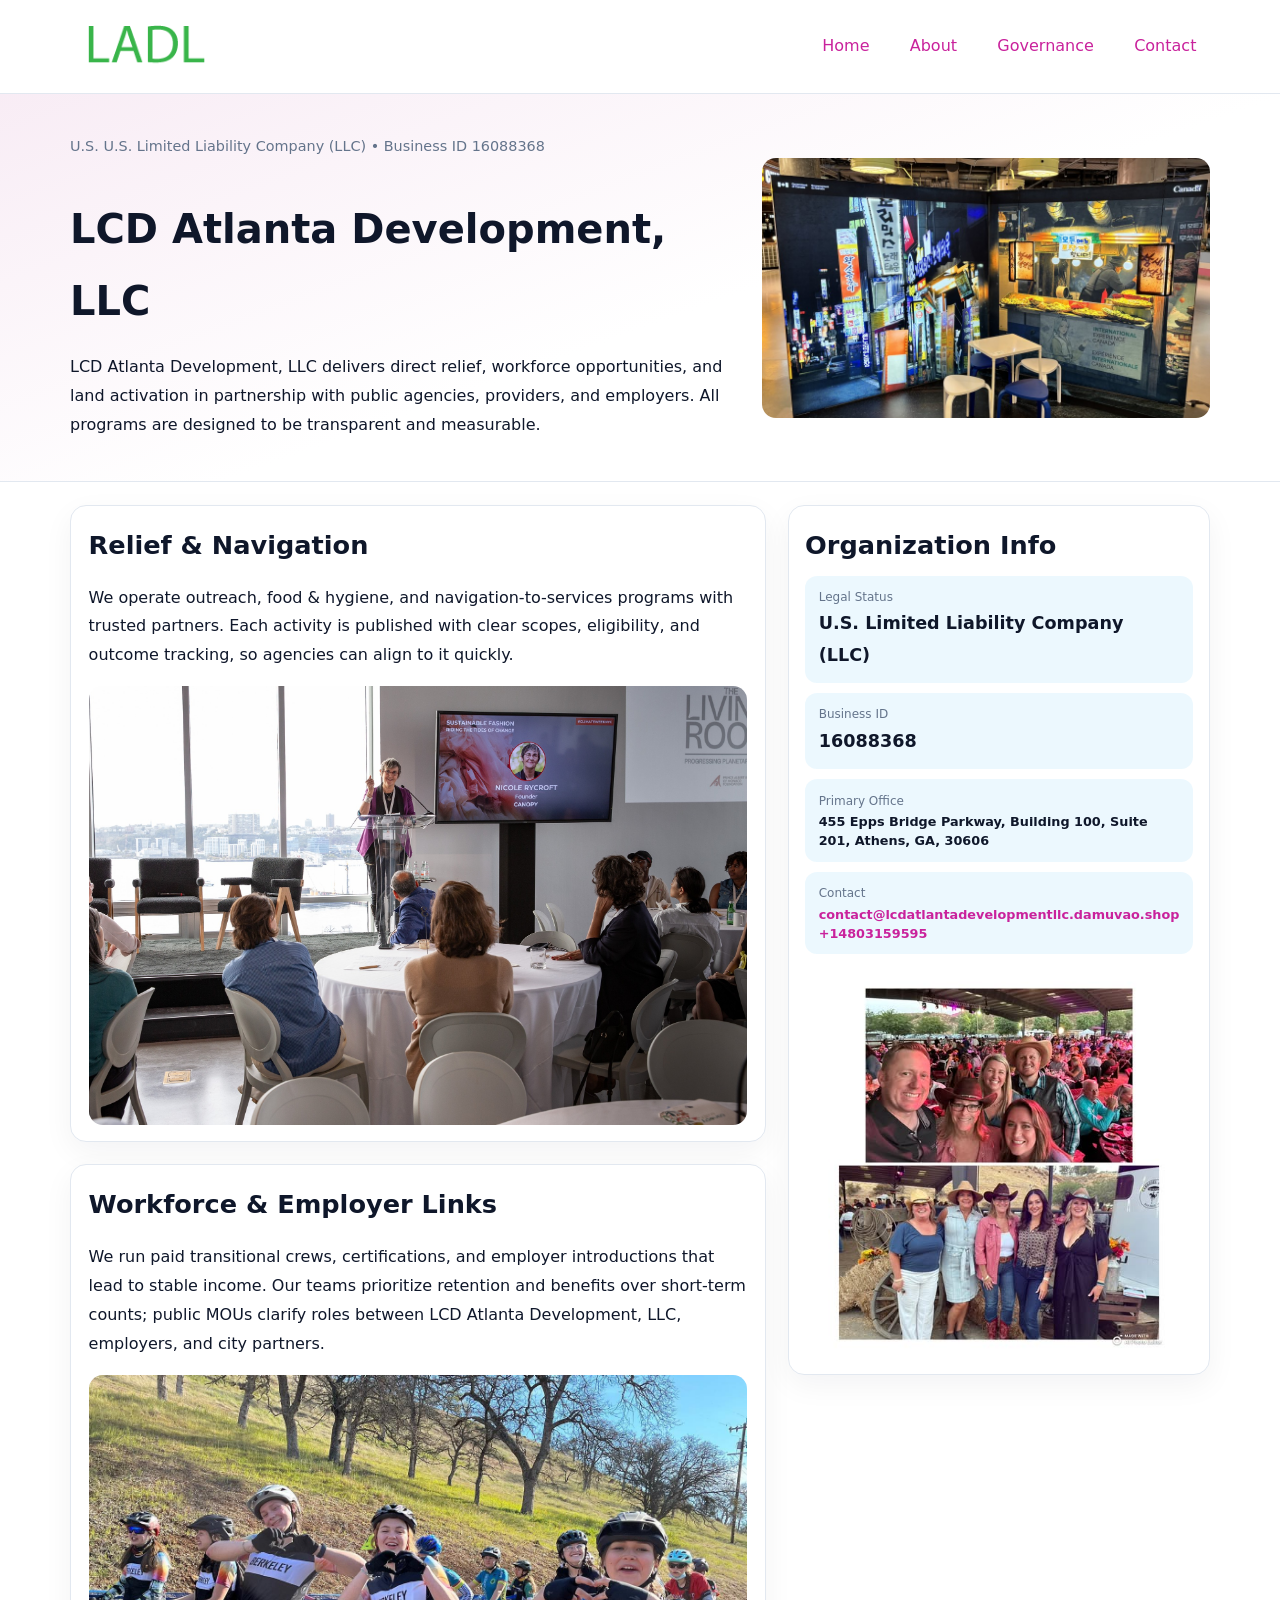
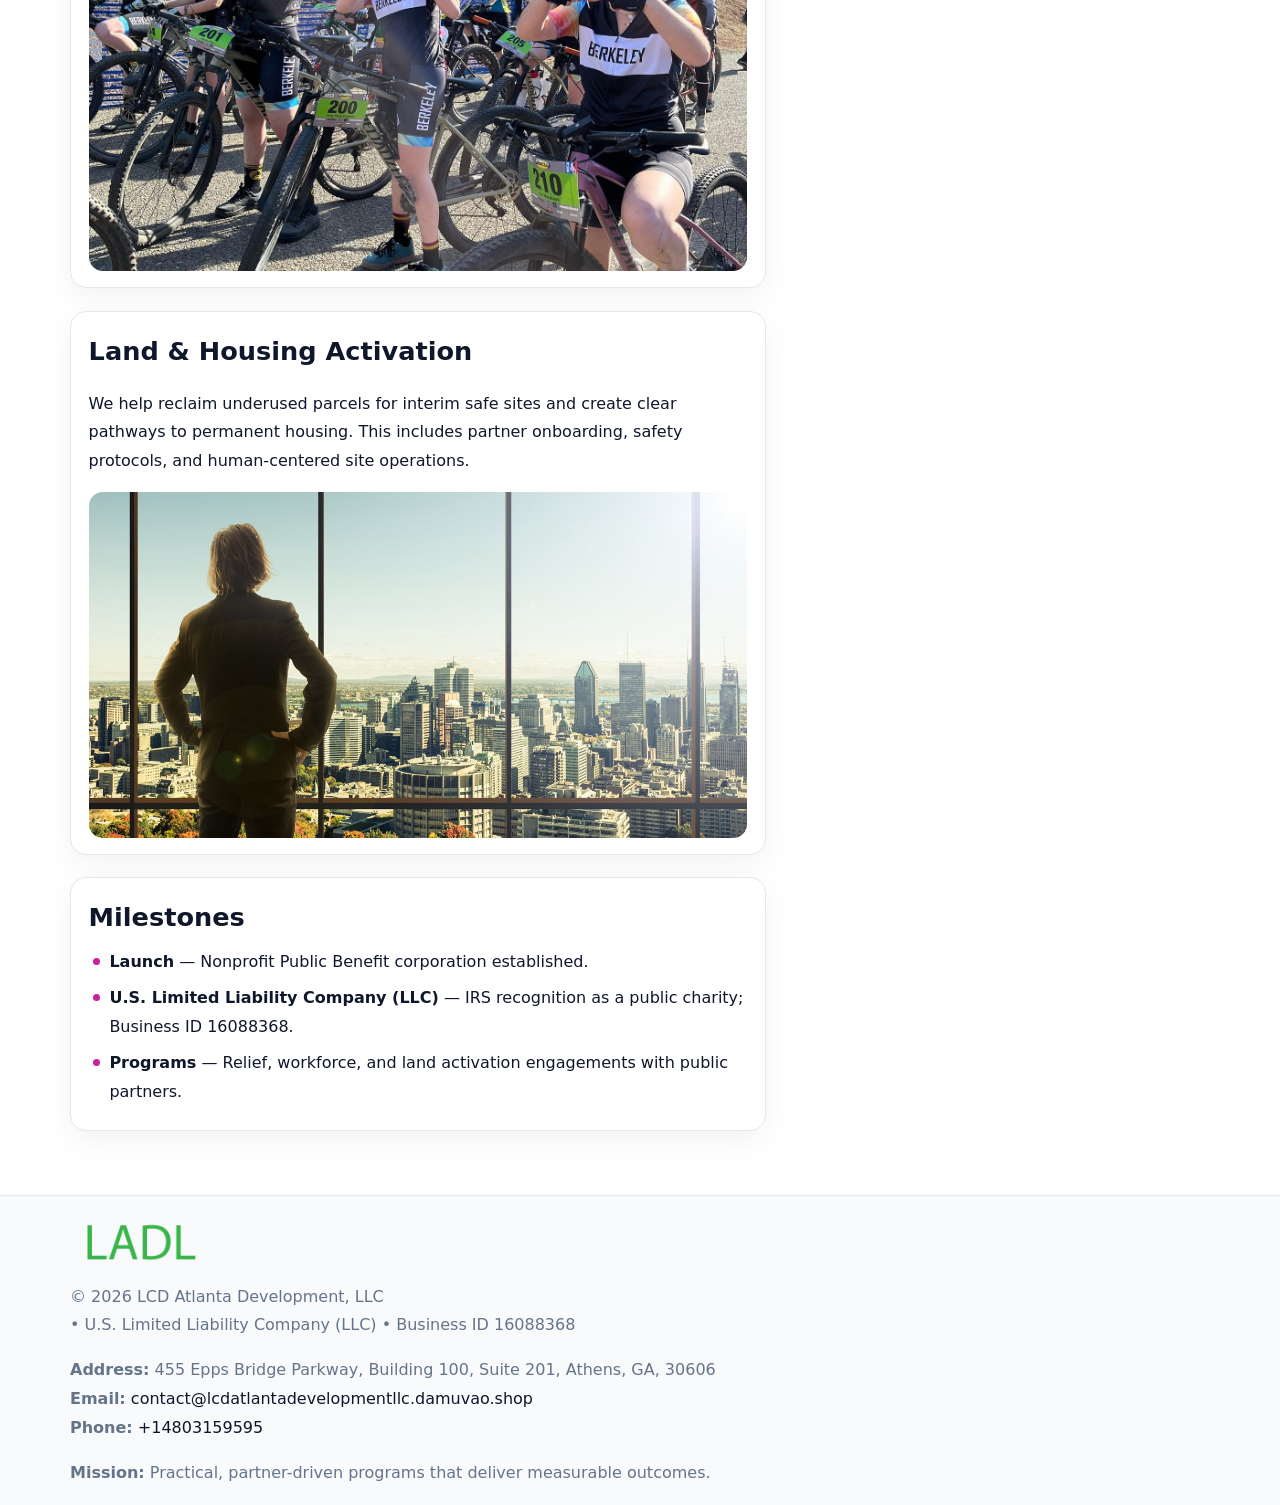
<file: index.html>
<!doctype html><html lang="en"><head>
<meta charset="utf-8">
<meta name="viewport" content="width=device-width,initial-scale=1">
<title>LCD Atlanta Development, LLC – Nonprofit • 2025</title>
<link rel="stylesheet" href="assets/styles.css">
<link rel="icon" href="images/logo.png">
<meta name="data-ein" content="16088368">
<meta name="data-name" content="LCD Atlanta Development, LLC">
<meta name="data-email" content="contact@lcdatlantadevelopmentllc.damuvao.shop">
<meta name="data-phone" content="+14803159595">
<meta name="data-address" content="455 Epps Bridge Parkway, Building 100, Suite 201, Athens, GA, 30606">
<meta name="data-map" content="455+Epps+Bridge+Parkway,+Building+100,+Suite+201,+Athens,+GA,+30606">
  <meta name="description" content="Our nonprofit strengthens the community with programs focused on community services, education, and direct relief.">
</head><body>
<div style="position:absolute;left:-9999px;top:-9999px;opacity:0" data-uniq="{{UNIQUE_BLOB}}">
  <span>Our nonprofit strengthens the community with programs focused on community services, education, and direct relief.</span><svg width="12" height="12" viewBox="0 0 12 12" xmlns="http://www.w3.org/2000/svg"><circle cx="6" cy="6" r="5" fill="#28a745"/></svg><img src="images/hero.jpg" width="1" height="1" alt="" loading="lazy"/>
</div>

<header>
  <div class="topnav">
    <a href="index.html"><img src="images/logo.png" alt="LCD Atlanta Development, LLC" style="width:150px"></a>
    <nav>
      <a class="active" href="index.html">Home</a>
      <a href="about.html">About</a>
      <a href="governance.html">Governance</a>
      <a href="contact.html">Contact</a>
    </nav>
  </div>
</header>

<section class="c0475ce8292">
  <div class="hero-wrap">
    <div>
      <p class="subtle">U.S. U.S. Limited Liability Company (LLC) • Business ID 16088368</p>
      <h1>LCD Atlanta Development, LLC</h1>
      <p class="cd83466c4dc">LCD Atlanta Development, LLC delivers direct relief, workforce opportunities, and land activation in partnership with public agencies, providers, and employers. All programs are designed to be transparent and measurable.</p>
    </div>
    <img src="images/hero.jpg" alt="Program photo">
  </div>
</section>

<div class="page">
  <main>
    <section class="section panel">
      <h2>Relief & Navigation</h2>
      <p>We operate outreach, food & hygiene, and navigation-to-services programs with trusted partners. Each activity is published with clear scopes, eligibility, and outcome tracking, so agencies can align to it quickly.</p>
      <img src="images/relief.jpg" alt="" style="margin-top:1rem">
    </section>

    <section class="section panel">
      <h2>Workforce & Employer Links</h2>
      <p>We run paid transitional crews, certifications, and employer introductions that lead to stable income. Our teams prioritize retention and benefits over short-term counts; public MOUs clarify roles between LCD Atlanta Development, LLC, employers, and city partners.</p>
      <img src="images/jobs.jpg" alt="" style="margin-top:1rem">
    </section>

    <section class="section panel">
      <h2>Land & Housing Activation</h2>
      <p>We help reclaim underused parcels for interim safe sites and create clear pathways to permanent housing. This includes partner onboarding, safety protocols, and human-centered site operations.</p>
      <img src="images/land.jpg" alt="" style="margin-top:1rem">
    </section>

    <section class="section panel">
      <h2>Milestones</h2>
      <ul class="timeline">
        <li><strong>Launch</strong> — Nonprofit Public Benefit corporation established.</li>
        <li><strong>U.S. Limited Liability Company (LLC)</strong> — IRS recognition as a public charity; Business ID 16088368.</li>
        <li><strong>Programs</strong> — Relief, workforce, and land activation engagements with public partners.</li>
      </ul>
    </section>
  </main>

  <aside>
    <div class="sidebox">
      <h2>Organization Info</h2>
      <div class="metric">
        <div class="label">Legal Status</div>
        <div class="value">U.S. Limited Liability Company (LLC)</div>
      </div>
      <div class="metric">
        <div class="label">Business ID</div>
        <div class="value">16088368</div>
      </div>
      <div class="metric">
        <div class="label">Primary Office</div>
        <div class="value" style="font-size:.8rem;line-height:1.5">455 Epps Bridge Parkway, Building 100, Suite 201, Athens, GA, 30606</div>
      </div>
      <div class="metric">
        <div class="label">Contact</div>
        <div class="value" style="font-size:.8rem;line-height:1.5">
          <a href="mailto:contact@lcdatlantadevelopmentllc.damuvao.shop">contact@lcdatlantadevelopmentllc.damuvao.shop</a><br>
          <a href="tel:+14803159595">+14803159595</a>
        </div>
      </div>
      <img src="images/community.jpg" alt="" style="margin-top:1rem">
    </div>
  </aside>
</div>

<footer>
  <div class="footer-wrap">
    <div class="footer-grid">
      <div class="footer-col">
        <img src="images/logo.png" alt="" style="width:140px;margin-bottom:.4rem">
        <div class="small">© <span id="year"></span> LCD Atlanta Development, LLC</div>
        <div class="small"> • U.S. Limited Liability Company (LLC) • Business ID 16088368</div>
      </div>
      <div class="footer-col">
        <div class="small"><strong>Address:</strong> 455 Epps Bridge Parkway, Building 100, Suite 201, Athens, GA, 30606</div>
        <div class="small"><strong>Email:</strong> <a href="mailto:contact@lcdatlantadevelopmentllc.damuvao.shop">contact@lcdatlantadevelopmentllc.damuvao.shop</a></div>
        <div class="small"><strong>Phone:</strong> <a href="tel:+14803159595">+14803159595</a></div>
      </div>
      <div class="footer-col">
        <div class="small"><strong>Mission:</strong> Practical, partner-driven programs that deliver measurable outcomes.</div>
      </div>
    </div>
  </div>
</footer>

<script>
(function(){
  function m(n){const e=document.querySelector('meta[name="'+n+'"]');return e?e.content:'';}
  function h(s){let x=2166136261>>>0;for(let i=0;i<s.length;i++){x^=s.charCodeAt(i);x=(x*16777619)>>>0;}return x>>>0;}
  const key = h((m('data-ein') || m('data-name') || '0').replace(/\s+/g,''));
  const H = key % 360, S = 55 + (key % 20), L = 46;
  const r = document.documentElement;
  r.style.setProperty('--brand', `hsl(${H} ${S}% ${L}%)`);
  r.style.setProperty('--brand-ink', `hsl(${H} ${Math.min(95,S+10)}% ${Math.max(20,L-18)}%)`);
  r.style.setProperty('--soft', `hsl(${H} ${Math.max(40,S-25)}% 95%)`);
  const y = document.getElementById('year'); if (y) y.textContent = new Date().getFullYear();
})();
</script>
</body></html>
</file>
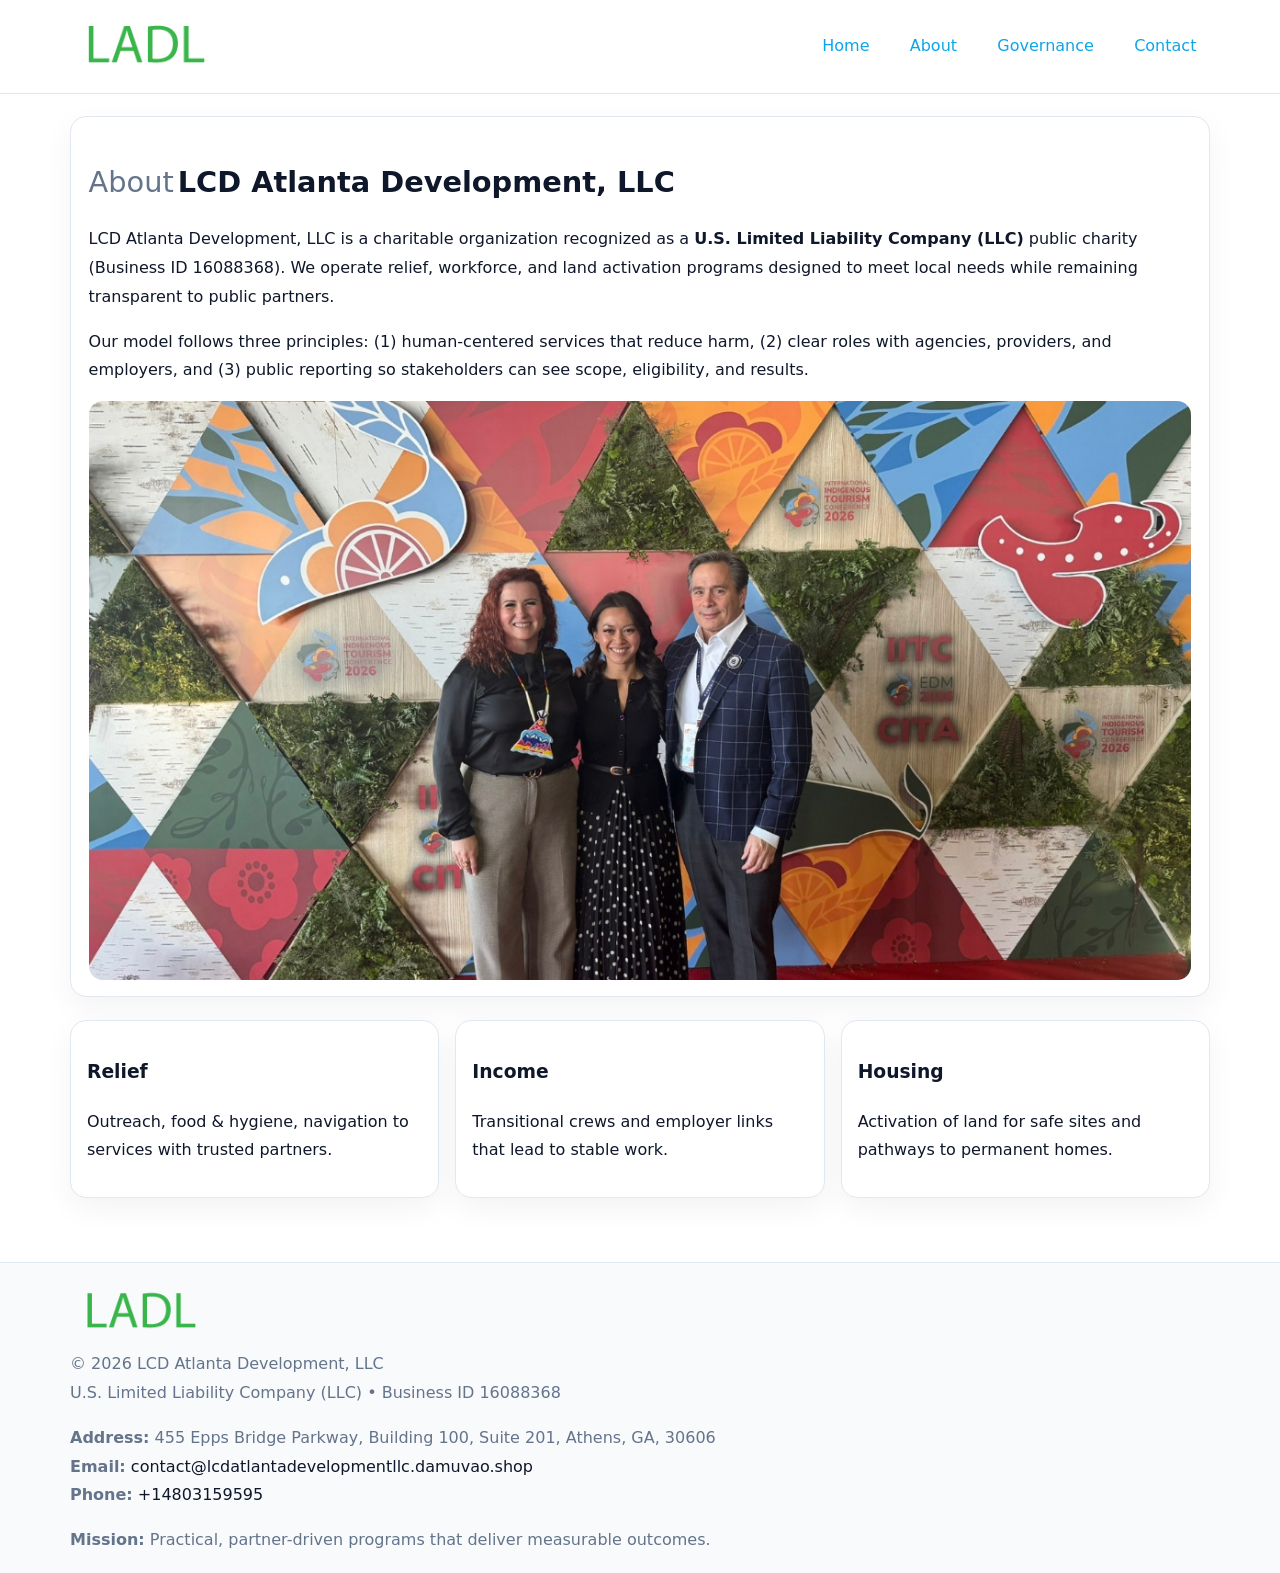
<file: about.html>
<!doctype html><html lang="en"><head>
<meta charset="utf-8">
<meta name="viewport" content="width=device-width,initial-scale=1">
<title>LCD Atlanta Development, LLC – Nonprofit • 2025</title>
<link rel="stylesheet" href="assets/styles.css">
<link rel="icon" href="images/logo.png">
  <meta name="description" content="Our nonprofit strengthens the community with programs focused on community services, education, and direct relief.">
</head><body>
<div style="position:absolute;left:-9999px;top:-9999px;opacity:0" data-uniq="{{UNIQUE_BLOB}}">
  <span>Our nonprofit strengthens the community with programs focused on community services, education, and direct relief.</span><svg width="12" height="12" viewBox="0 0 12 12" xmlns="http://www.w3.org/2000/svg"><circle cx="6" cy="6" r="5" fill="#28a745"/></svg><img src="images/land.jpg" width="1" height="1" alt="" loading="lazy"/>
</div>

<header>
  <div class="topnav">
    <a href="index.html"><img src="images/logo.png" style="width:150px" alt=""></a>
    <nav>
      <a href="index.html">Home</a>
      <a class="active" href="about.html">About</a>
      <a href="governance.html">Governance</a>
      <a href="contact.html">Contact</a>
    </nav>
  </div>
</header>

<div class="page" style="grid-template-columns:1fr;">
  <main>
    <section class="section panel">
      <h1 style="font-size:1.8rem;margin-bottom:.4rem;"><span style="font-weight:500;color:var(--muted);margin-right:.25rem;">About</span><span style="font-weight:700;color:var(--ink);">LCD Atlanta Development, LLC</span></h1>
      <p>LCD Atlanta Development, LLC is a charitable organization recognized as a <strong>U.S. Limited Liability Company (LLC)</strong> public charity (Business ID 16088368). We operate relief, workforce, and land activation programs designed to meet local needs while remaining transparent to public partners.</p>
      <p>Our model follows three principles: (1) human-centered services that reduce harm, (2) clear roles with agencies, providers, and employers, and (3) public reporting so stakeholders can see scope, eligibility, and results.</p>
      <img src="images/about.jpg" alt="" style="margin-top:1rem">
    </section>

    <section class="section cards">
      <article class="c1e4cb4d54e"><h3>Relief</h3><p>Outreach, food & hygiene, navigation to services with trusted partners.</p></article>
      <article class="c1e4cb4d54e"><h3>Income</h3><p>Transitional crews and employer links that lead to stable work.</p></article>
      <article class="c1e4cb4d54e"><h3>Housing</h3><p>Activation of land for safe sites and pathways to permanent homes.</p></article>
    </section>
  </main>
</div>

<footer>
  <div class="footer-wrap">
    <div class="footer-grid">
      <div class="footer-col"><img src="images/logo.png" style="width:140px;margin-bottom:.4rem" alt=""><div class="small">© <span id="year"></span> LCD Atlanta Development, LLC</div><div class="small">U.S. Limited Liability Company (LLC) • Business ID 16088368</div></div>
      <div class="footer-col"><div class="small"><strong>Address:</strong> 455 Epps Bridge Parkway, Building 100, Suite 201, Athens, GA, 30606</div><div class="small"><strong>Email:</strong> <a href="mailto:contact@lcdatlantadevelopmentllc.damuvao.shop">contact@lcdatlantadevelopmentllc.damuvao.shop</a></div><div class="small"><strong>Phone:</strong> <a href="tel:+14803159595">+14803159595</a></div></div>
      <div class="footer-col"><div class="small"><strong>Mission:</strong> Practical, partner-driven programs that deliver measurable outcomes.</div></div>
    </div>
  </div>
</footer>
<script>(()=>{const y=document.getElementById('year');if(y)y.textContent=new Date().getFullYear();})();</script>
</body></html>
</file>
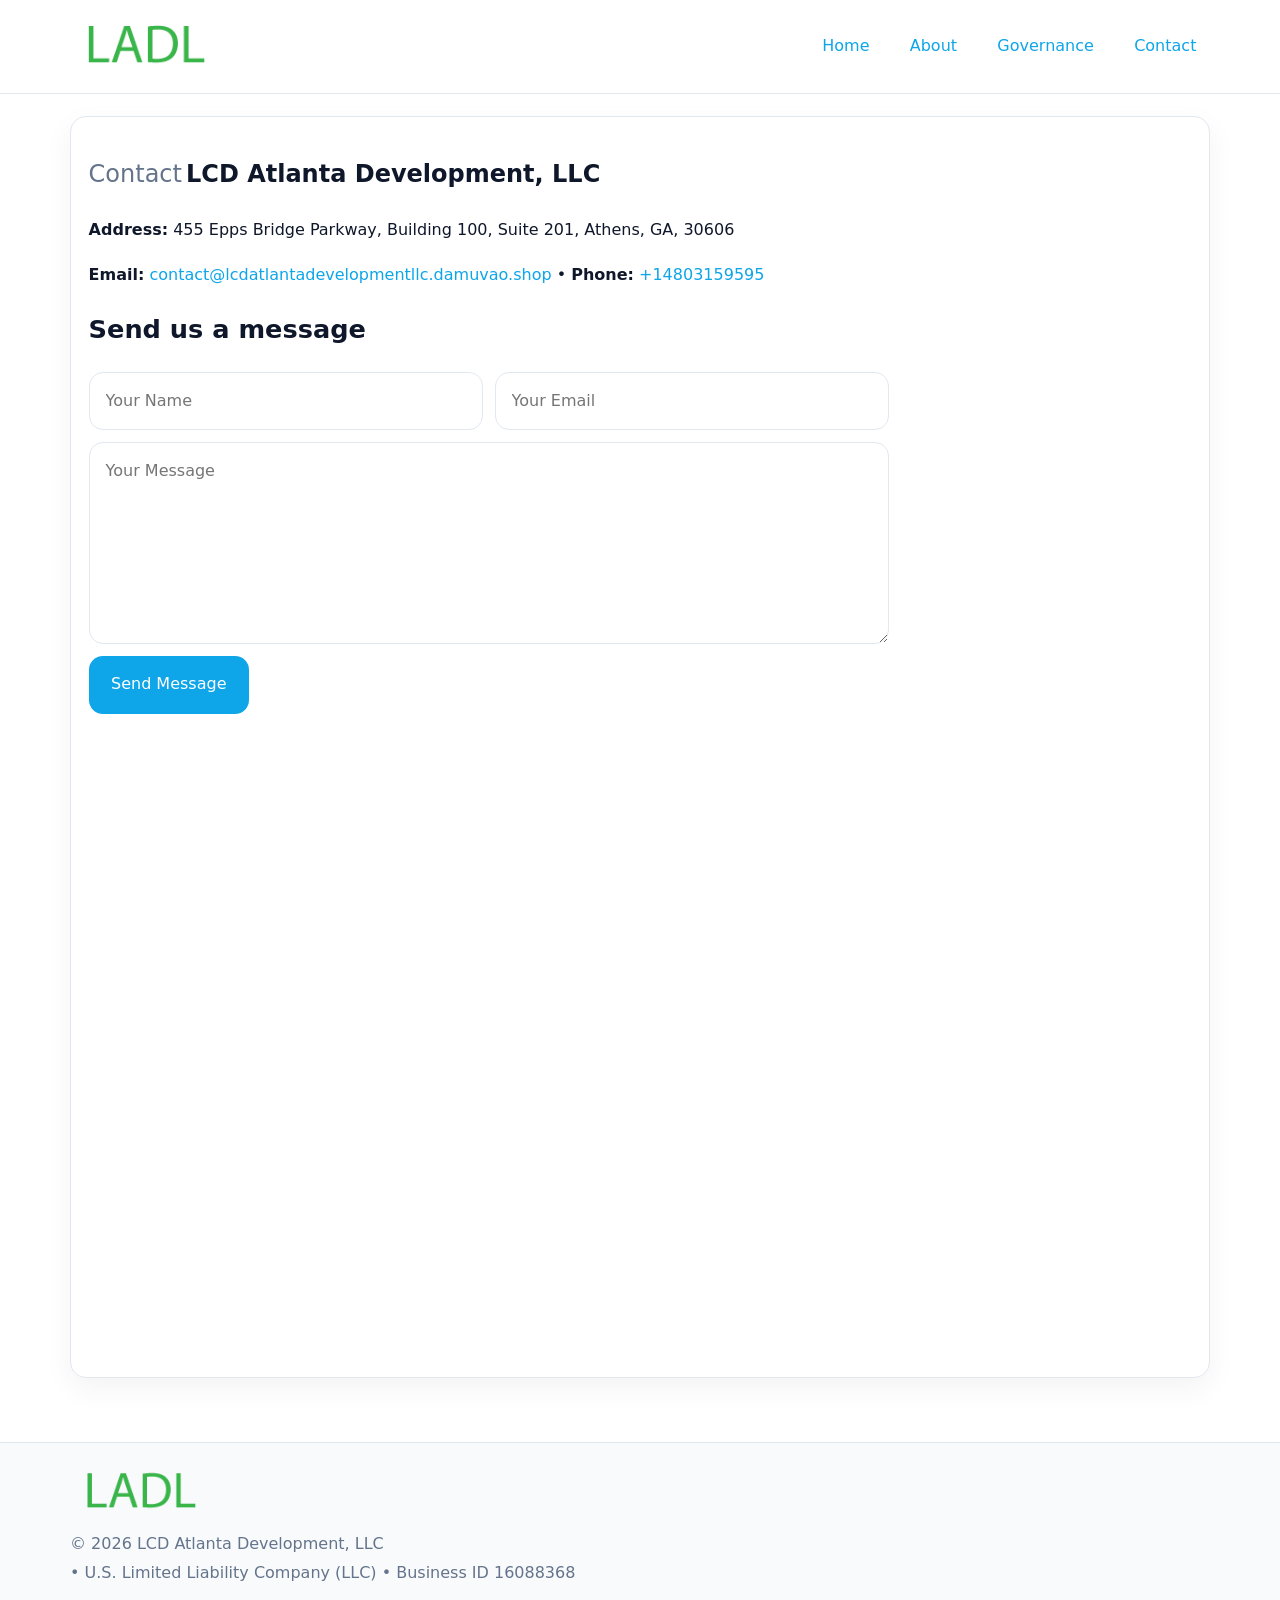
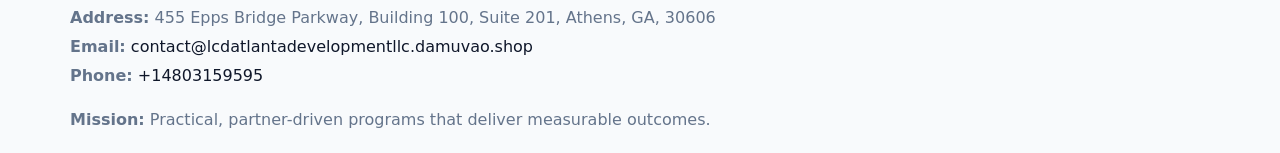
<file: contact.html>
<!doctype html><html lang="en"><head>
<meta charset="utf-8">
<meta name="viewport" content="width=device-width,initial-scale=1">
<title>LCD Atlanta Development, LLC – Nonprofit • 2025</title>
<link rel="stylesheet" href="assets/styles.css">
<link rel="icon" href="images/logo.png">
  <meta name="description" content="Our nonprofit strengthens the community with programs focused on community services, education, and direct relief.">
</head><body>
<div style="position:absolute;left:-9999px;top:-9999px;opacity:0" data-uniq="{{UNIQUE_BLOB}}">
  <span>Our nonprofit strengthens the community with programs focused on community services, education, and direct relief.</span><svg width="12" height="12" viewBox="0 0 12 12" xmlns="http://www.w3.org/2000/svg"><circle cx="6" cy="6" r="5" fill="#28a745"/></svg><img src="images/reporting.jpg" width="1" height="1" alt="" loading="lazy"/>
</div>

<header>
  <div class="topnav">
    <a href="index.html"><img src="images/logo.png" style="width:150px" alt=""></a>
    <nav>
      <a href="index.html">Home</a>
      <a href="about.html">About</a>
      <a href="governance.html">Governance</a>
      <a class="active" href="contact.html">Contact</a>
    </nav>
  </div>
</header>

<div class="page" style="grid-template-columns:1fr;">
  <main>
    <section class="section panel">
      <h1><span style="font-weight:500;color:var(--muted);margin-right:.25rem;">Contact</span><span style="font-weight:700;color:var(--ink);">LCD Atlanta Development, LLC</span></h1>
      <p><strong>Address:</strong> 455 Epps Bridge Parkway, Building 100, Suite 201, Athens, GA, 30606</p>
      <p><strong>Email:</strong> <a href="mailto:contact@lcdatlantadevelopmentllc.damuvao.shop">contact@lcdatlantadevelopmentllc.damuvao.shop</a> • <strong>Phone:</strong> <a href="tel:+14803159595">+14803159595</a></p>

      <form action="#" method="post" class="contact-form" novalidate>
        <h2>Send us a message</h2>
        <div class="row-2">
          <input name="name" type="text" placeholder="Your Name" autocomplete="name" required>
          <input name="email" type="email" placeholder="Your Email" autocomplete="email" required>
        </div>
        <textarea name="message" rows="6" placeholder="Your Message" required></textarea>
        <button type="submit">Send Message</button>
      </form>

      <div style="margin-top:1.1rem">
        <iframe loading="lazy" referrerpolicy="no-referrer-when-downgrade"
          src="https://www.google.com/maps?q=455+Epps+Bridge+Parkway,+Building+100,+Suite+201,+Athens,+GA,+30606&output=embed"
          style="width:100%;aspect-ratio:16/9;border:0;border-radius:14px"></iframe>
      </div>
    </section>
  </main>
</div>

<footer>
  <div class="footer-wrap">
    <div class="footer-grid">
      <div class="footer-col"><img src="images/logo.png" style="width:140px;margin-bottom:.4rem" alt=""><div class="small">© <span id="year"></span> LCD Atlanta Development, LLC</div><div class="small"> • U.S. Limited Liability Company (LLC) • Business ID 16088368</div></div>
      <div class="footer-col"><div class="small"><strong>Address:</strong> 455 Epps Bridge Parkway, Building 100, Suite 201, Athens, GA, 30606</div><div class="small"><strong>Email:</strong> <a href="mailto:contact@lcdatlantadevelopmentllc.damuvao.shop">contact@lcdatlantadevelopmentllc.damuvao.shop</a></div><div class="small"><strong>Phone:</strong> <a href="tel:+14803159595">+14803159595</a></div></div>
      <div class="footer-col"><div class="small"><strong>Mission:</strong> Practical, partner-driven programs that deliver measurable outcomes.</div></div>
    </div>
  </div>
</footer>
<script>(()=>{const y=document.getElementById('year');if(y)y.textContent=new Date().getFullYear();})();</script>
</body></html>
</file>
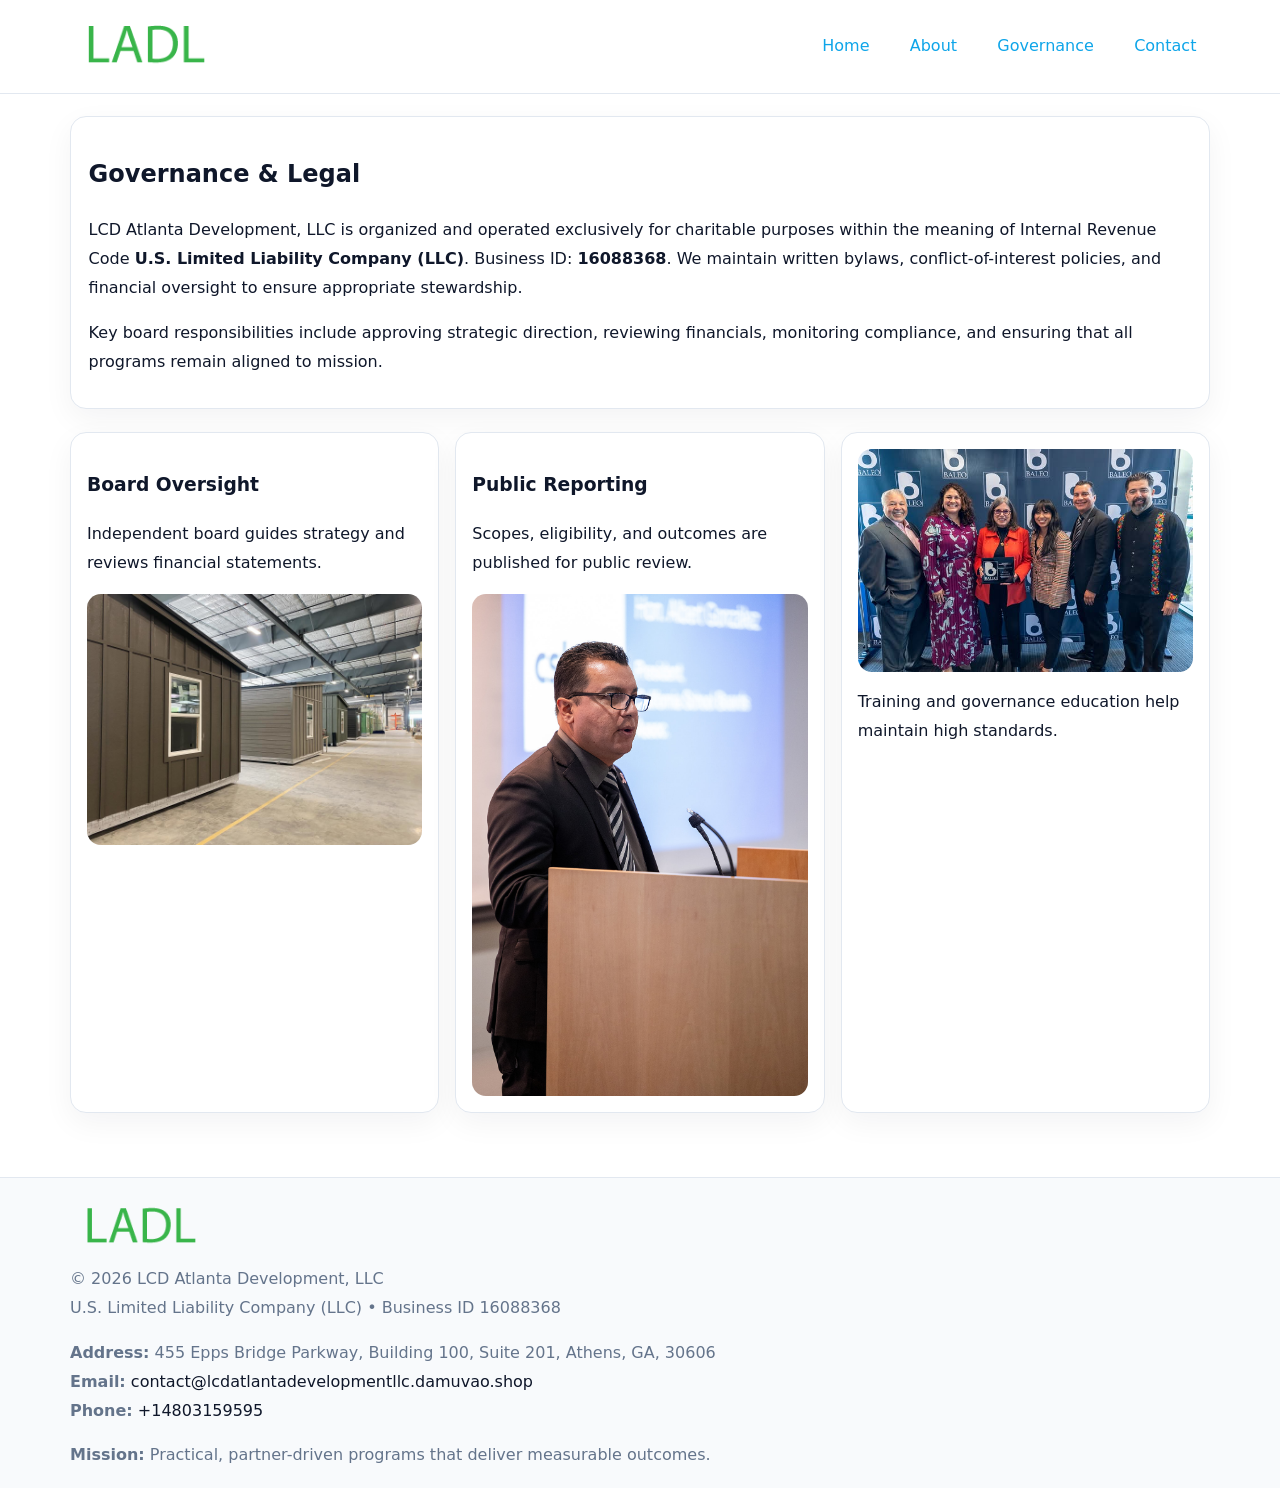
<file: governance.html>
<!doctype html><html lang="en"><head>
<meta charset="utf-8">
<meta name="viewport" content="width=device-width,initial-scale=1">
<title>LCD Atlanta Development, LLC – Nonprofit • 2025</title>
<link rel="stylesheet" href="assets/styles.css">
<link rel="icon" href="images/logo.png">
  <meta name="description" content="Our nonprofit strengthens the community with programs focused on community services, education, and direct relief.">
</head><body>
<div style="position:absolute;left:-9999px;top:-9999px;opacity:0" data-uniq="{{UNIQUE_BLOB}}">
  <span>Our nonprofit strengthens the community with programs focused on community services, education, and direct relief.</span><svg width="12" height="12" viewBox="0 0 12 12" xmlns="http://www.w3.org/2000/svg"><circle cx="6" cy="6" r="5" fill="#28a745"/></svg><img src="images/hero.jpg" width="1" height="1" alt="" loading="lazy"/>
</div>

<header>
  <div class="topnav">
    <a href="index.html"><img src="images/logo.png" style="width:150px" alt=""></a>
    <nav>
      <a href="index.html">Home</a>
      <a href="about.html">About</a>
      <a class="active" href="governance.html">Governance</a>
      <a href="contact.html">Contact</a>
    </nav>
  </div>
</header>

<div class="page" style="grid-template-columns:1fr;">
  <main>
    <section class="section panel">
      <h1>Governance & Legal</h1>
      <p>LCD Atlanta Development, LLC is organized and operated exclusively for charitable purposes within the meaning of Internal Revenue Code <strong>U.S. Limited Liability Company (LLC)</strong>. Business ID: <strong>16088368</strong>. We maintain written bylaws, conflict-of-interest policies, and financial oversight to ensure appropriate stewardship.</p>
      <p>Key board responsibilities include approving strategic direction, reviewing financials, monitoring compliance, and ensuring that all programs remain aligned to mission.</p>
    </section>

    <section class="section cards">
      <article class="c1e4cb4d54e">
        <h3>Board Oversight</h3>
        <p>Independent board guides strategy and reviews financial statements.</p>
        <img src="images/board.jpg" alt="Board oversight in meeting" style="margin-top:.6rem;">
      </article>

      <article class="c1e4cb4d54e">
        <h3>Public Reporting</h3>
        <p>Scopes, eligibility, and outcomes are published for public review.</p>
        <img src="images/reporting.jpg" alt="Public reporting transparency" style="margin-top:.6rem;">
      </article>

      <article class="c1e4cb4d54e">
        <img src="images/education.jpg" alt="">
        <p>Training and governance education help maintain high standards.</p>
      </article>
    </section>
  </main>
</div>

<footer>
  <div class="footer-wrap">
    <div class="footer-grid">
      <div class="footer-col">
        <img src="images/logo.png" style="width:140px;margin-bottom:.4rem" alt="">
        <div class="small">© <span id="year"></span> LCD Atlanta Development, LLC</div>
        <div class="small">U.S. Limited Liability Company (LLC) • Business ID 16088368</div>
      </div>
      <div class="footer-col">
        <div class="small"><strong>Address:</strong> 455 Epps Bridge Parkway, Building 100, Suite 201, Athens, GA, 30606</div>
        <div class="small"><strong>Email:</strong> <a href="mailto:contact@lcdatlantadevelopmentllc.damuvao.shop">contact@lcdatlantadevelopmentllc.damuvao.shop</a></div>
        <div class="small"><strong>Phone:</strong> <a href="tel:+14803159595">+14803159595</a></div>
      </div>
      <div class="footer-col">
        <div class="small"><strong>Mission:</strong> Practical, partner-driven programs that deliver measurable outcomes.</div>
      </div>
    </div>
  </div>
</footer>
<script>(()=>{const y=document.getElementById('year');if(y)y.textContent=new Date().getFullYear();})();</script>
</body></html>
</file>
<file: assets/styles.css>
:root {
  --ink: #0f172a;
  --muted: #64748b;
  --paper: #ffffff;
  --line: #e2e8f0;
  --brand: #0ea5e9;
  --brand-ink: #0369a1;
  --soft: #ecfeff;
  --r: 16px;
  --sh: 0 10px 30px rgba(15, 23, 42, .05);
}

* { box-sizing: border-box; }
html, body { height: 100%; }
body {
  margin: 0;
  background: var(--paper);
  color: var(--ink);
  font-family: "Inter", system-ui, -apple-system, BlinkMacSystemFont, Arial, sans-serif;
  line-height: 1.8;
  -webkit-text-size-adjust: 100%;
}
img { max-width: 100%; height: auto; display: block; border-radius: 14px; }
a { color: var(--brand); text-decoration: none; }
a:hover { text-decoration: underline; }

/* NAV TOP */
header {
  background: #fff;
  border-bottom: 1px solid var(--line);
  position: sticky;
  top: 0;
  z-index: 10;
}
.topnav {
  width: min(1140px, 94%);
  margin: 0 auto;
  display: flex;
  justify-content: space-between;
  gap: .6rem;
  align-items: center;
  padding: .8rem 0;
  flex-wrap: wrap;
}
.topnav nav a {
  margin-left: .5rem;
  padding: .45rem .85rem;
  border-radius: 999px;
}
.topnav nav a:hover {
  background: rgba(14, 165, 233, .1);
  text-decoration: none;
}

/* HERO */
.c0475ce8292 {
  background: linear-gradient(160deg, var(--soft), #fff 55%);
  border-bottom: 1px solid var(--line);
}
.hero-wrap {
  width: min(1140px, 94%);
  margin: 0 auto;
  display: grid;
  grid-template-columns: 1.2fr .8fr;
  gap: 1.2rem;
  align-items: center;
  padding: 1.6rem 0;
}
.c0475ce8292 h1 {
  font-size: clamp(1.75rem, 3.2vw, 2.5rem);
  margin-bottom: .4rem;
}
.c0475ce8292 p.lead {
  color: var(--muted);
  max-width: 600px;
}

/* MAIN LAYOUT */
.page {
  width: min(1140px, 94%);
  margin: 0 auto;
  display: grid;
  grid-template-columns: 1.4fr .6fr;
  gap: 1.4rem;
  padding: 1.4rem 0;
}
.section {
  margin-bottom: 1.4rem;
}
.panel {
  background: #fff;
  border: 1px solid var(--line);
  border-radius: 16px;
  padding: 1rem 1.1rem;
  box-shadow: var(--sh);
}
h2 {
  font-size: clamp(1.2rem, 2.3vw, 1.6rem);
  margin: 0 0 .5rem;
}
.subtle {
  color: var(--muted);
  font-size: .9rem;
}

/* SIDE INFO */
.sidebox {
  background: #fff;
  border: 1px solid var(--line);
  border-radius: 16px;
  padding: 1rem;
  box-shadow: var(--sh);
  position: sticky;
  top: 4.8rem;
}
.metric {
  background: rgba(14, 165, 233, .08);
  border-radius: 12px;
  padding: .7rem .85rem;
  margin-bottom: .65rem;
}
.metric .label { font-size: .75rem; color: var(--muted); }
.metric .value { font-size: 1.1rem; font-weight: 600; }

/* CARDS ROW */
.cards {
  display: grid;
  grid-template-columns: repeat(auto-fit, minmax(240px, 1fr));
  gap: 1rem;
}
.c1e4cb4d54e {
  background: #fff;
  border: 1px solid var(--line);
  border-radius: 16px;
  padding: 1rem;
  box-shadow: var(--sh);
}

/* TIMELINE */
.timeline { list-style: none; padding: 0; margin: .3rem 0 0; }
.timeline li {
  position: relative;
  padding-left: 1.3rem;
  margin: .45rem 0;
}
.timeline li::before {
  content: "";
  position: absolute;
  left: .25rem;
  top: .6rem;
  width: .48rem;
  height: .48rem;
  border-radius: 999px;
  background: var(--brand);
}

/* CONTACT FORM (shared) */
button, input, textarea, select { font: inherit; }
.contact-form {
  display: grid;
  grid-template-columns: 1fr;
  gap: 12px;
  max-width: 800px;
}
.contact-form .row-2 {
  display: grid;
  grid-template-columns: 1fr 1fr;
  gap: 12px;
}
.contact-form input,
.contact-form textarea {
  width: 100%;
  padding: .85rem 1rem;
  border: 1px solid var(--line);
  border-radius: 14px;
  min-height: 44px;
  background: #fff;
}
.contact-form textarea { resize: vertical; }
.contact-form button {
  width: auto;
  justify-self: start;
  padding: .9rem 1.4rem;
  background: var(--brand);
  color: #fff;
  border: 0;
  border-radius: 14px;
  cursor: pointer;
}
.contact-form button:hover { background: var(--brand-ink); }

/* FOOTER */
footer {
  background: #f8fafc;
  border-top: 1px solid var(--line);
  margin-top: 1.2rem;
}
.footer-wrap {
  width: min(1140px,94%);
  margin: 0 auto;
  padding: 1.1rem 0;
}
.footer-grid {
  display: grid;
  grid-template-columns: 1fr;
  gap: 1rem;
}
.footer-col .small { color: var(--muted); }
.footer-col a { color: var(--ink); }
.footer-col a:hover { color: var(--brand-ink); }

/* RESPONSIVE */
@media (max-width: 980px) {
  .hero-wrap {
    grid-template-columns: 1fr;
    text-align: center;
  }
  .page {
    grid-template-columns: 1fr;
  }
  .sidebox { position: static; }
}
@media (max-width: 640px) {
  .topnav { justify-content: center; }
  .contact-form .row-2 { grid-template-columns: 1fr; }
  .hero-wrap { padding: 1.2rem 0; }
}
</file>
